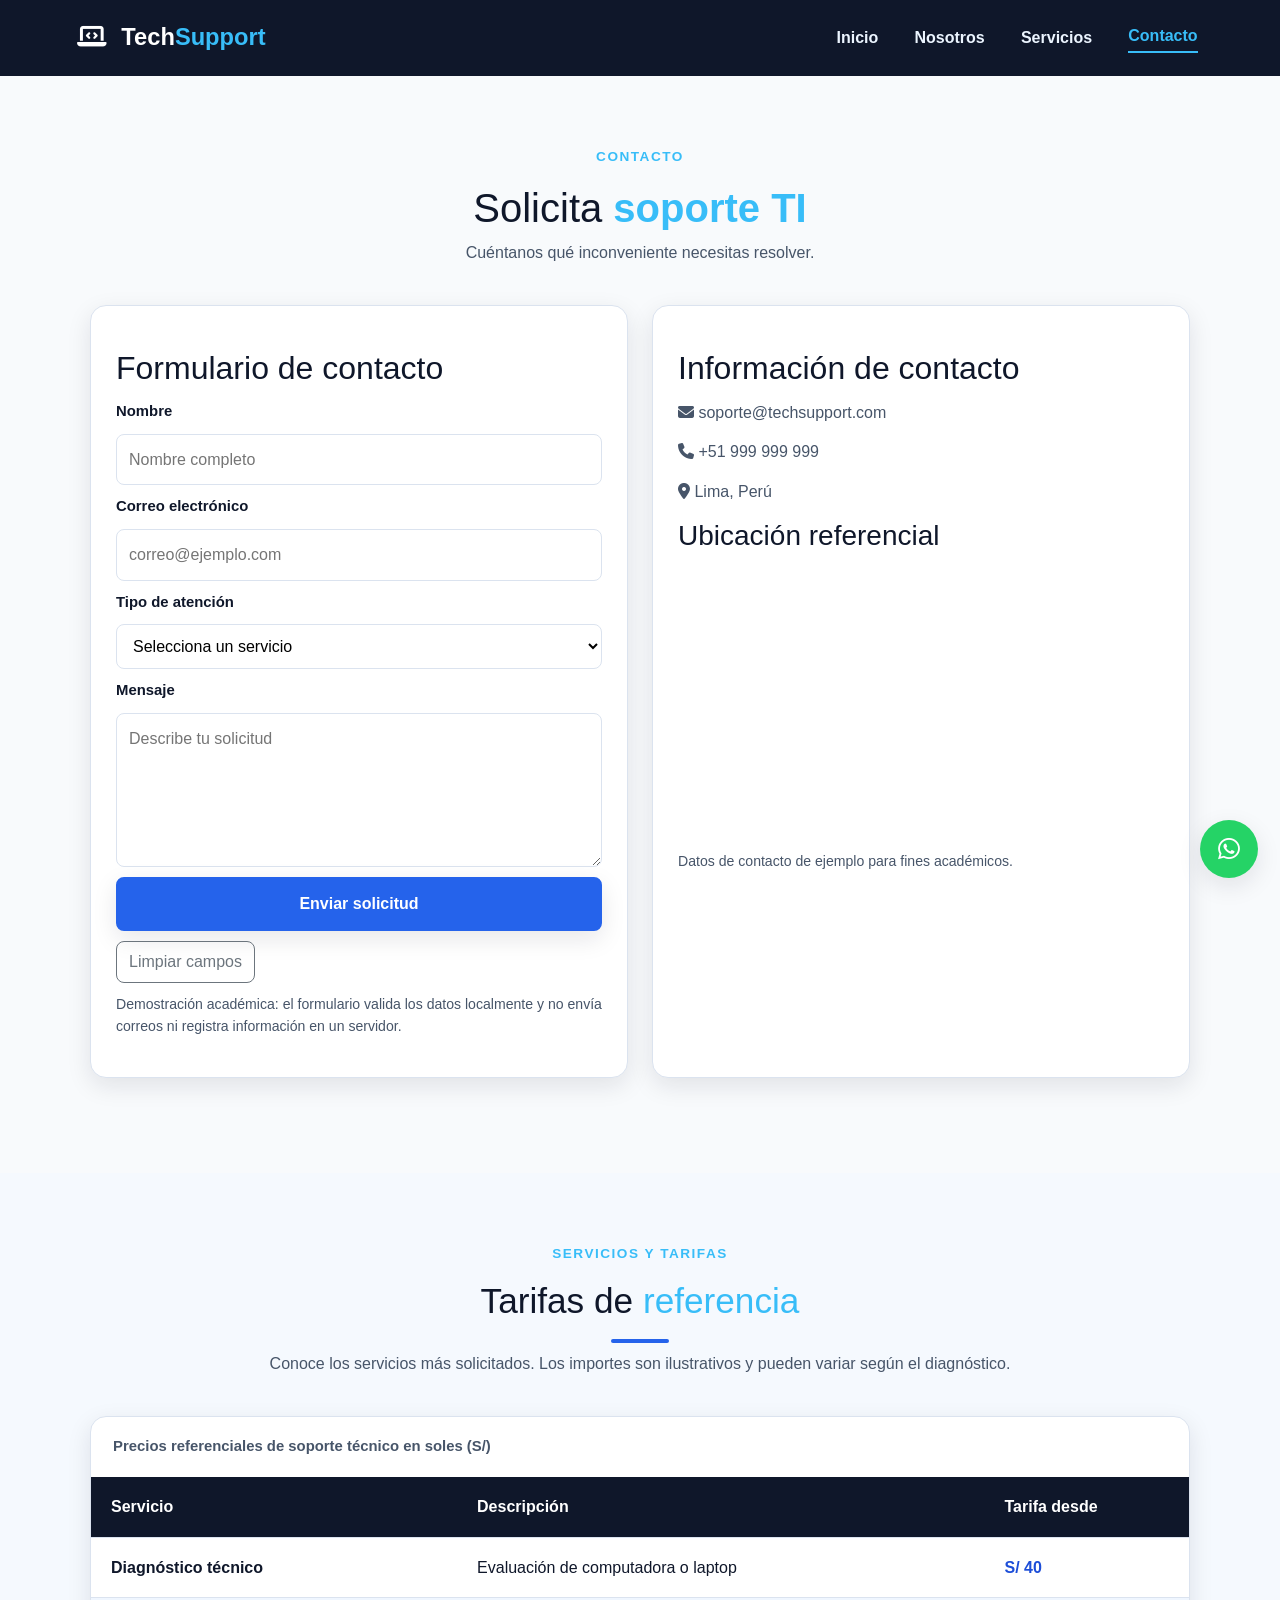
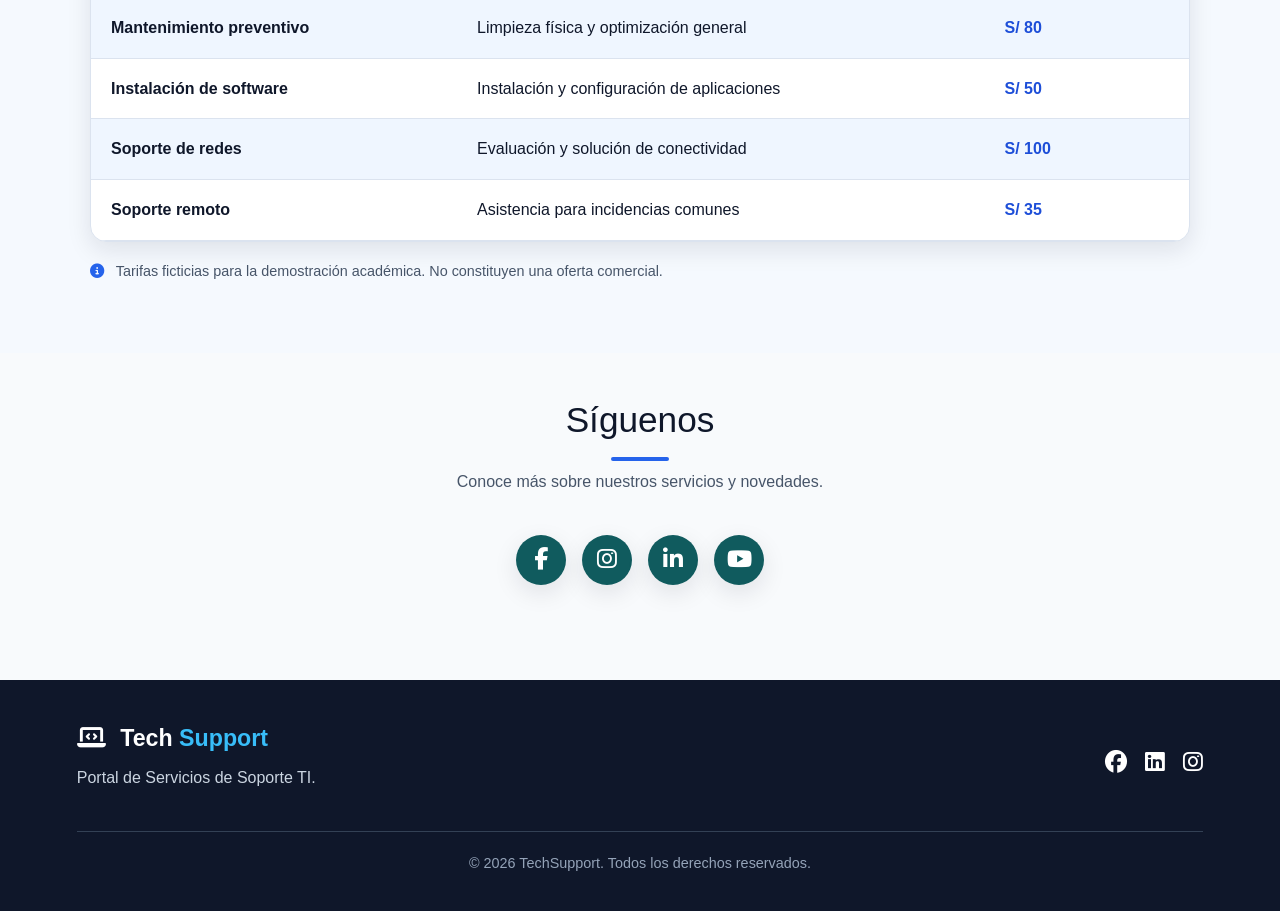
<file: contacto.html>
<!DOCTYPE html>

<html lang="es">
<head>
<meta charset="utf-8"/>
<meta content="width=device-width, initial-scale=1.0" name="viewport"/>
<title>
   TechSupport | Contacto
  </title>
<!-- Hoja de estilos externa -->
<!-- T12: Bootstrap 5.3.6 local; complementado por css/style.css -->
<link href="css/bootstrap.min.css" rel="stylesheet"/>
<link href="css/style.css" rel="stylesheet"/>
<!-- Banco de iconos web -->
<link href="https://cdnjs.cloudflare.com/ajax/libs/font-awesome/6.5.2/css/all.min.css" rel="stylesheet"/>
</head>
<body>
<header>
<nav aria-label="Navegación principal" class="navbar navbar-expand-lg navbar-dark nav-principal pa4-navbar">
<div class="container-fluid pa4-nav-inner">
<a class="navbar-brand logo" href="index.html"><i aria-hidden="true" class="fa-solid fa-laptop-code"></i> Tech<span>Support</span></a>
<button aria-controls="techsupportMenu" aria-expanded="false" aria-label="Mostrar u ocultar menú" class="navbar-toggler" data-bs-target="#techsupportMenu" data-bs-toggle="collapse" type="button">
<span class="navbar-toggler-icon"></span>
</button>
<div class="collapse navbar-collapse justify-content-end" id="techsupportMenu">
<ul class="navbar-nav menu ms-lg-auto align-items-lg-center">
<li class="nav-item"><a class="nav-link" href="index.html">Inicio</a></li>
<li class="nav-item"><a class="nav-link" href="nosotros.html">Nosotros</a></li>
<li class="nav-item"><a class="nav-link" href="productos.html">Servicios</a></li>
<li class="nav-item"><a aria-current="page" class="nav-link active" href="contacto.html">Contacto</a></li>
</ul>
</div>
</div>
</nav>
</header>
<main>
<section class="seccion">
<div class="titulo-seccion">
<p class="etiqueta">
      CONTACTO
     </p>
<h1>
      Solicita
      <span class="texto-acento">
       soporte TI
      </span>
</h1>
<p>
      Cuéntanos qué inconveniente necesitas resolver.
     </p>
</div>
<div class="pa2-columns">
<article class="pa2-panel">
<h2>
       Formulario de contacto
      </h2>
<form action="#" aria-describedby="aviso-formulario" aria-label="Formulario demostrativo de solicitud de soporte" class="pa2-form" data-form-demo="true" id="form-contacto" method="get">
<label for="nombre">
        Nombre
       </label>
<input autocomplete="name" id="nombre" maxlength="80" minlength="3" name="nombre" placeholder="Nombre completo" required="" type="text"/>
<label for="email">
        Correo electrónico
       </label>
<input autocomplete="email" id="email" name="email" placeholder="correo@ejemplo.com" required="" type="email"/>
<label for="tipo">
        Tipo de atención
       </label>
<select id="tipo" name="tipo" required=""><option disabled="" selected="" value="">Selecciona un servicio</option>
<option value="soporte-técnico">
         Soporte técnico
        </option>
<option value="mantenimiento">
         Mantenimiento
        </option>
<option value="redes">
         Redes
        </option>
<option value="seguridad">
         Seguridad
        </option>
<option value="software">Instalación de software</option><option value="remoto">Soporte remoto</option><option value="impresion">Impresoras</option></select>
<label for="mensaje">
        Mensaje
       </label>
<textarea id="mensaje" maxlength="1200" minlength="10" name="mensaje" placeholder="Describe tu solicitud" required="" rows="5"></textarea>
<button class="boton" type="submit">
        Enviar solicitud
       </button><div aria-live="polite" class="alert alert-success pa4-resultado-form" hidden="" id="form-resultado" role="status">Tus datos se han validado en este navegador. Demostración académica: no se ha enviado ninguna solicitud.</div><button class="btn btn-outline-secondary pa4-boton-limpiar" type="reset">Limpiar campos</button>
<p class="pa2-note" id="aviso-formulario">Demostración académica: el formulario valida los datos localmente y no envía correos ni registra información en un servidor.</p>
</form>
</article>
<aside class="pa2-panel">
<h2>
       Información de contacto
      </h2>
<p>
<i class="fa-solid fa-envelope">
</i>
       soporte@techsupport.com
      </p>
<p>
<i class="fa-solid fa-phone">
</i>
       +51 999 999 999
      </p>
<p>
<i class="fa-solid fa-location-dot">
</i>
       Lima, Perú
      </p>
<h3>
       Ubicación referencial
      </h3>
<iframe class="pa2-map" loading="lazy" src="https://www.openstreetmap.org/export/embed.html?bbox=-77.05%2C-12.12%2C-77.00%2C-12.08&amp;layer=mapnik" title="Mapa referencial de Lima">
</iframe>
<p class="pa2-note">
       Datos de contacto de ejemplo para fines académicos.
      </p>
</aside>
</div>
</section>
<section aria-labelledby="tarifas-titulo" class="seccion tarifas-seccion">
<div class="titulo-seccion"><p class="etiqueta">SERVICIOS Y TARIFAS</p><h2 id="tarifas-titulo">Tarifas de <span>referencia</span></h2><p>Conoce los servicios más solicitados. Los importes son ilustrativos y pueden variar según el diagnóstico.</p></div>
<div aria-label="Tabla de tarifas de TechSupport" class="tabla-contenedor" role="region" tabindex="0">
<table class="tabla-tarifas">
<caption>Precios referenciales de soporte técnico en soles (S/)</caption>
<thead><tr><th scope="col">Servicio</th><th scope="col">Descripción</th><th scope="col">Tarifa desde</th></tr></thead>
<tbody>
<tr><th scope="row">Diagnóstico técnico</th><td>Evaluación de computadora o laptop</td><td>S/ 40</td></tr>
<tr><th scope="row">Mantenimiento preventivo</th><td>Limpieza física y optimización general</td><td>S/ 80</td></tr>
<tr><th scope="row">Instalación de software</th><td>Instalación y configuración de aplicaciones</td><td>S/ 50</td></tr>
<tr><th scope="row">Soporte de redes</th><td>Evaluación y solución de conectividad</td><td>S/ 100</td></tr>
<tr><th scope="row">Soporte remoto</th><td>Asistencia para incidencias comunes</td><td>S/ 35</td></tr>
</tbody>
</table>
</div>
<p class="tarifas-nota"><i aria-hidden="true" class="fa-solid fa-circle-info"></i> Tarifas ficticias para la demostración académica. No constituyen una oferta comercial.</p>
</section>
<section aria-labelledby="titulo-siguenos" class="seccion siguenos"><div class="titulo-seccion"><h2 id="titulo-siguenos">Síguenos</h2><p>Conoce más sobre nuestros servicios y novedades.</p></div><div class="social-circles"><a aria-label="Facebook (enlace de ejemplo)" href="https://www.facebook.com/" rel="noopener noreferrer" target="_blank" title="Facebook"><i class="fa-brands fa-facebook-f"></i></a><a aria-label="Instagram (enlace de ejemplo)" href="https://www.instagram.com/" rel="noopener noreferrer" target="_blank" title="Instagram"><i class="fa-brands fa-instagram"></i></a><a aria-label="LinkedIn (enlace de ejemplo)" href="https://www.linkedin.com/" rel="noopener noreferrer" target="_blank" title="LinkedIn"><i class="fa-brands fa-linkedin-in"></i></a><a aria-label="YouTube (enlace de ejemplo)" href="https://www.youtube.com/" rel="noopener noreferrer" target="_blank" title="YouTube"><i class="fa-brands fa-youtube"></i></a></div></section></main>
<footer>
<div class="footer-contenido">
<div>
<a class="logo" href="index.html">
<i class="fa-solid fa-laptop-code">
</i>
      Tech
      <span>
       Support
      </span>
</a>
<p>
      Portal de Servicios de Soporte TI.
     </p>
</div>
<div class="redes">
<a aria-label="Facebook (enlace de ejemplo)" href="https://www.facebook.com/" rel="noopener noreferrer" target="_blank">
<i class="fa-brands fa-facebook">
</i>
</a>
<a aria-label="LinkedIn (enlace de ejemplo)" href="https://www.linkedin.com/" rel="noopener noreferrer" target="_blank">
<i class="fa-brands fa-linkedin">
</i>
</a>
<a aria-label="Instagram (enlace de ejemplo)" href="https://www.instagram.com/" rel="noopener noreferrer" target="_blank">
<i class="fa-brands fa-instagram">
</i>
</a>
</div>
</div>
<p class="copyright">
    © 2026 TechSupport. Todos los derechos reservados.
   </p>
</footer>
<button aria-label="Volver al inicio de la página" class="pa4-volver-arriba" hidden="" id="volver-arriba" title="Volver al inicio de la página" type="button"><i aria-hidden="true" class="fa-solid fa-arrow-up"></i></button><a aria-label="Abrir WhatsApp para compartir una consulta sobre TechSupport" class="boton-flotante" href="https://api.whatsapp.com/send?text=Hola%2C%20quisiera%20informaci%C3%B3n%20sobre%20servicios%20de%20TechSupport." rel="noopener noreferrer" target="_blank" title="WhatsApp (seleccionar destinatario)">
<i class="fa-brands fa-whatsapp">
</i>
</a>
<!-- T12/T13: JavaScript de Bootstrap habilita Navbar y Carousel. -->
<script src="js/bootstrap.bundle.min.js"></script>
<!-- Lógica propia: filtros, selección y validaciones. -->
<script src="js/main.js"></script>
</body>
</html>
</file>
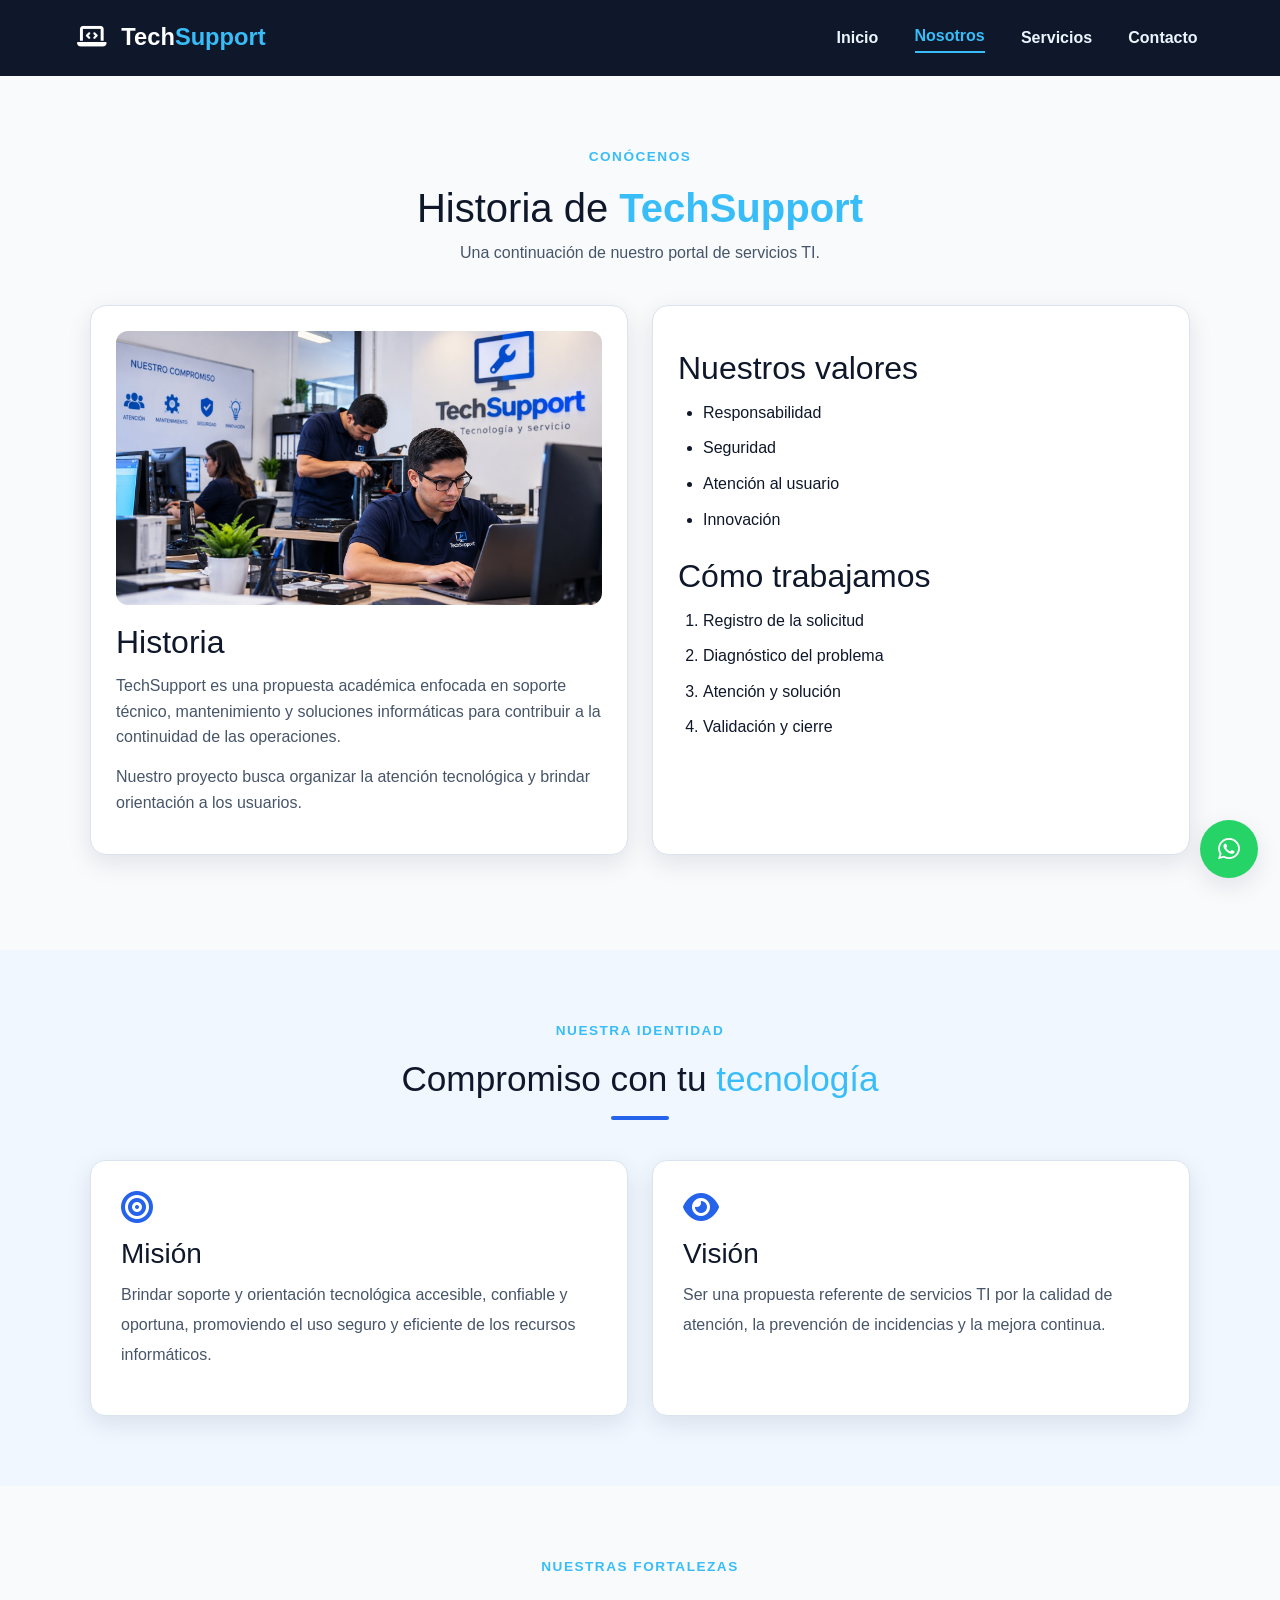
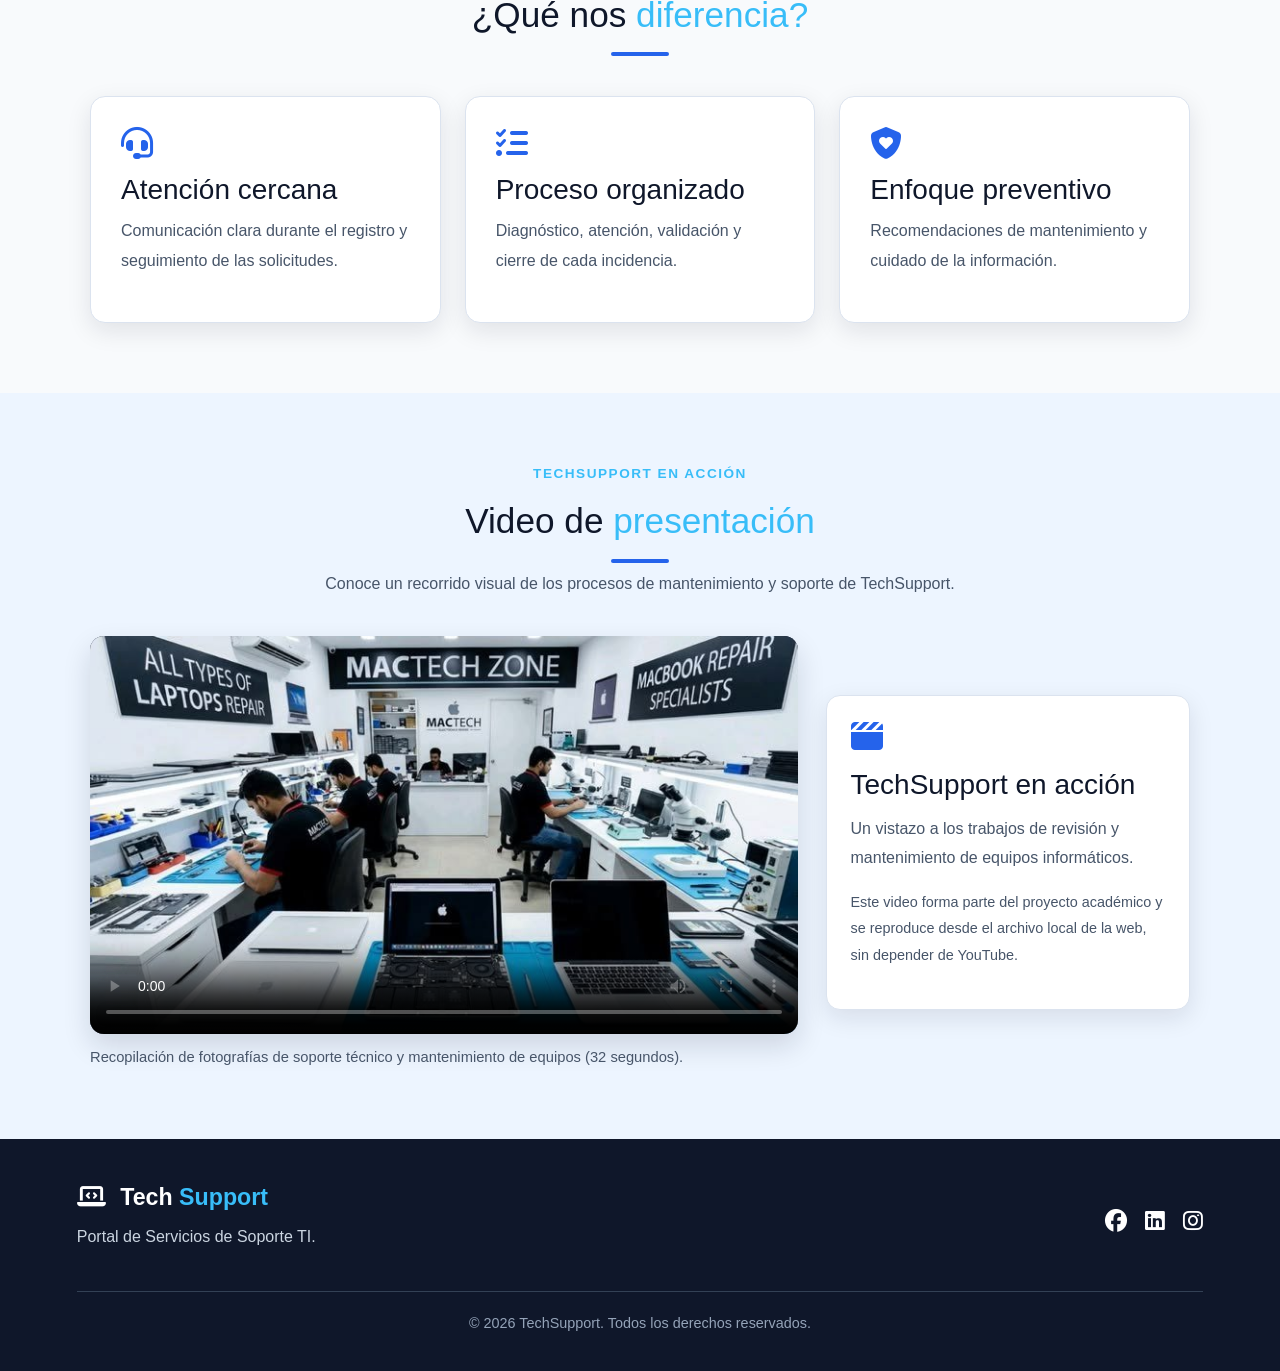
<file: nosotros.html>
<!DOCTYPE html>

<html lang="es">
<head>
<meta charset="utf-8"/>
<meta content="width=device-width, initial-scale=1.0" name="viewport"/>
<title>
   TechSupport | Nosotros
  </title>
<!-- Hoja de estilos externa -->
<!-- T12: Bootstrap 5.3.6 local; complementado por css/style.css -->
<link href="css/bootstrap.min.css" rel="stylesheet"/>
<link href="css/style.css" rel="stylesheet"/>
<!-- Banco de iconos web -->
<link href="https://cdnjs.cloudflare.com/ajax/libs/font-awesome/6.5.2/css/all.min.css" rel="stylesheet"/>
</head>
<body>
<header>
<nav aria-label="Navegación principal" class="navbar navbar-expand-lg navbar-dark nav-principal pa4-navbar">
<div class="container-fluid pa4-nav-inner">
<a class="navbar-brand logo" href="index.html"><i aria-hidden="true" class="fa-solid fa-laptop-code"></i> Tech<span>Support</span></a>
<button aria-controls="techsupportMenu" aria-expanded="false" aria-label="Mostrar u ocultar menú" class="navbar-toggler" data-bs-target="#techsupportMenu" data-bs-toggle="collapse" type="button">
<span class="navbar-toggler-icon"></span>
</button>
<div class="collapse navbar-collapse justify-content-end" id="techsupportMenu">
<ul class="navbar-nav menu ms-lg-auto align-items-lg-center">
<li class="nav-item"><a class="nav-link" href="index.html">Inicio</a></li>
<li class="nav-item"><a aria-current="page" class="nav-link active" href="nosotros.html">Nosotros</a></li>
<li class="nav-item"><a class="nav-link" href="productos.html">Servicios</a></li>
<li class="nav-item"><a class="nav-link" href="contacto.html">Contacto</a></li>
</ul>
</div>
</div>
</nav>
</header>
<main>
<section class="seccion">
<div class="titulo-seccion">
<p class="etiqueta">
      CONÓCENOS
     </p>
<h1>
      Historia de
      <span class="texto-acento">
       TechSupport
      </span>
</h1>
<p>
      Una continuación de nuestro portal de servicios TI.
     </p>
</div>
<div class="pa2-columns">
<article class="pa2-panel">
<img alt="Equipo TechSupport atendiendo usuarios y realizando mantenimiento" class="pa2-photo" src="img/nosotros.jpg"/>
<h2>
       Historia
      </h2>
<p>
       TechSupport es una propuesta académica enfocada en soporte técnico, mantenimiento y soluciones informáticas para contribuir a la continuidad de las operaciones.
      </p>
<p>
       Nuestro proyecto busca organizar la atención tecnológica y brindar orientación a los usuarios.
      </p>
</article>
<aside class="pa2-panel">
<h2>
       Nuestros valores
      </h2>
<ul class="pa2-list">
<li>
        Responsabilidad
       </li>
<li>
        Seguridad
       </li>
<li>
        Atención al usuario
       </li>
<li>
        Innovación
       </li>
</ul>
<h2>
       Cómo trabajamos
      </h2>
<ol class="pa2-list">
<li>
        Registro de la solicitud
       </li>
<li>
        Diagnóstico del problema
       </li>
<li>
        Atención y solución
       </li>
<li>
        Validación y cierre
       </li>
</ol>
</aside>
</div>
</section>
<section aria-labelledby="identidad-titulo" class="seccion identidad-seccion">
<div class="titulo-seccion"><p class="etiqueta">NUESTRA IDENTIDAD</p><h2 id="identidad-titulo">Compromiso con tu <span>tecnología</span></h2></div>
<div class="identidad-grid">
<article class="identidad-card"><i aria-hidden="true" class="fa-solid fa-bullseye"></i><h3>Misión</h3><p>Brindar soporte y orientación tecnológica accesible, confiable y oportuna, promoviendo el uso seguro y eficiente de los recursos informáticos.</p></article>
<article class="identidad-card"><i aria-hidden="true" class="fa-solid fa-eye"></i><h3>Visión</h3><p>Ser una propuesta referente de servicios TI por la calidad de atención, la prevención de incidencias y la mejora continua.</p></article>
</div>
</section>
<section aria-labelledby="ventajas-titulo" class="seccion ventajas-seccion">
<div class="titulo-seccion"><p class="etiqueta">NUESTRAS FORTALEZAS</p><h2 id="ventajas-titulo">¿Qué nos <span>diferencia?</span></h2></div>
<div class="ventajas-grid">
<article class="ventaja-card"><i aria-hidden="true" class="fa-solid fa-headset"></i><h3>Atención cercana</h3><p>Comunicación clara durante el registro y seguimiento de las solicitudes.</p></article>
<article class="ventaja-card"><i aria-hidden="true" class="fa-solid fa-list-check"></i><h3>Proceso organizado</h3><p>Diagnóstico, atención, validación y cierre de cada incidencia.</p></article>
<article class="ventaja-card"><i aria-hidden="true" class="fa-solid fa-shield-heart"></i><h3>Enfoque preventivo</h3><p>Recomendaciones de mantenimiento y cuidado de la información.</p></article>
</div>
</section><section aria-labelledby="video-titulo" class="seccion video-seccion pa4-video-nosotros">
<div class="titulo-seccion"><p class="etiqueta">TECHSUPPORT EN ACCIÓN</p><h2 id="video-titulo">Video de <span>presentación</span></h2><p>Conoce un recorrido visual de los procesos de mantenimiento y soporte de TechSupport.</p></div>
<div class="video-layout">
<div class="pa2-video pa4-video-local">
<!-- T07/PA4: vídeo original con fotografías del proyecto. Se reproduce sin Internet. -->
<video controls preload="metadata" poster="img/video-poster.jpg" aria-label="Video de presentación del trabajo técnico de TechSupport">
<source src="video/video.mp4" type="video/mp4"/>
Tu navegador no puede reproducir video MP4.
</video>
<p class="youtube-credito">Recopilación de fotografías de soporte técnico y mantenimiento de equipos (32 segundos).</p>
</div>
<aside class="video-descripcion"><i aria-hidden="true" class="fa-solid fa-clapperboard"></i><h3>TechSupport en acción</h3><p>Un vistazo a los trabajos de revisión y mantenimiento de equipos informáticos.</p><p class="texto-pequeno">Este video forma parte del proyecto académico y se reproduce desde el archivo local de la web, sin depender de YouTube.</p></aside>
</div>
</section>
</main>
<footer>
<div class="footer-contenido">
<div>
<a class="logo" href="index.html">
<i class="fa-solid fa-laptop-code">
</i>
      Tech
      <span>
       Support
      </span>
</a>
<p>
      Portal de Servicios de Soporte TI.
     </p>
</div>
<div class="redes">
<a aria-label="Facebook (enlace de ejemplo)" href="https://www.facebook.com/" rel="noopener noreferrer" target="_blank">
<i class="fa-brands fa-facebook">
</i>
</a>
<a aria-label="LinkedIn (enlace de ejemplo)" href="https://www.linkedin.com/" rel="noopener noreferrer" target="_blank">
<i class="fa-brands fa-linkedin">
</i>
</a>
<a aria-label="Instagram (enlace de ejemplo)" href="https://www.instagram.com/" rel="noopener noreferrer" target="_blank">
<i class="fa-brands fa-instagram">
</i>
</a>
</div>
</div>
<p class="copyright">
    © 2026 TechSupport. Todos los derechos reservados.
   </p>
</footer>
<button aria-label="Volver al inicio de la página" class="pa4-volver-arriba" hidden="" id="volver-arriba" title="Volver al inicio de la página" type="button"><i aria-hidden="true" class="fa-solid fa-arrow-up"></i></button><a aria-label="Abrir WhatsApp para compartir una consulta sobre TechSupport" class="boton-flotante" href="https://api.whatsapp.com/send?text=Hola%2C%20quisiera%20informaci%C3%B3n%20sobre%20servicios%20de%20TechSupport." rel="noopener noreferrer" target="_blank" title="WhatsApp (seleccionar destinatario)">
<i class="fa-brands fa-whatsapp">
</i>
</a>
<!-- T12/T13: JavaScript de Bootstrap habilita Navbar y Carousel. -->
<script src="js/bootstrap.bundle.min.js"></script>
<!-- Lógica propia: filtros, selección y validaciones. -->
<script src="js/main.js"></script>
</body>
</html>
</file>
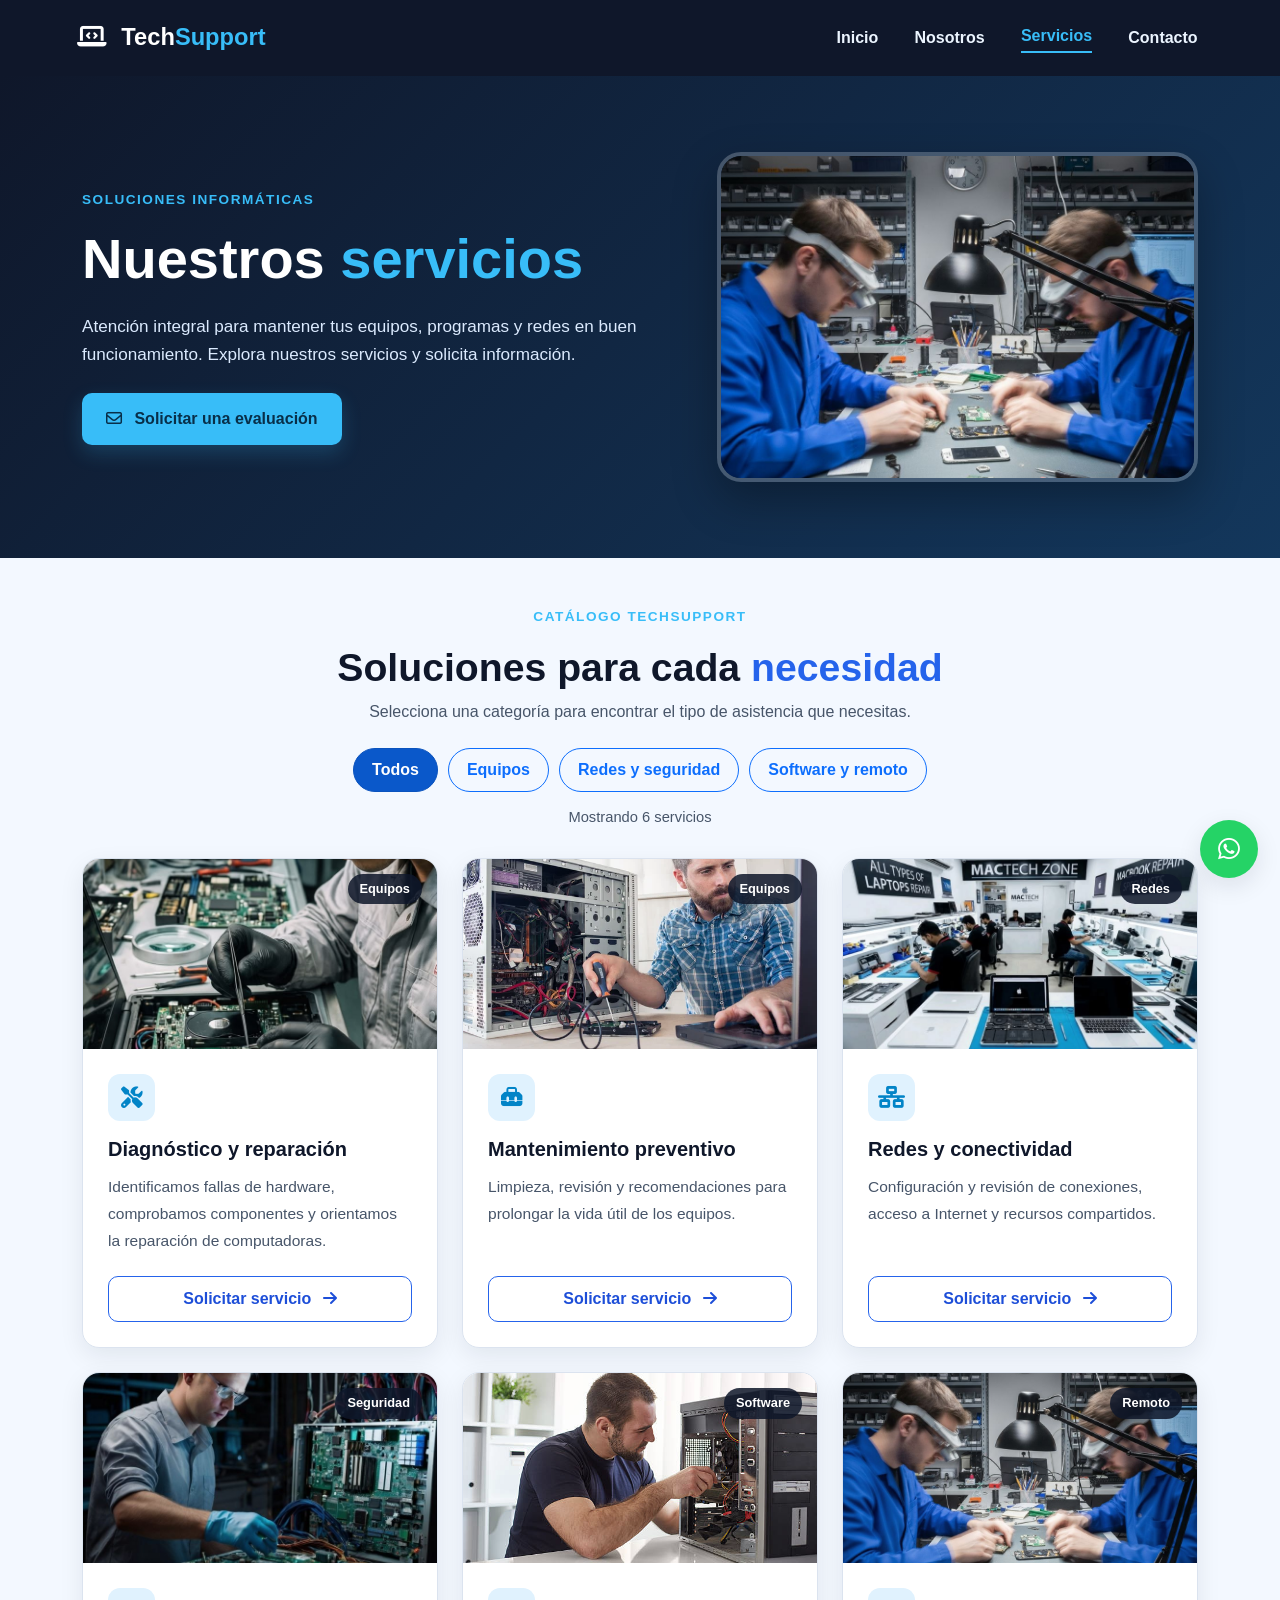
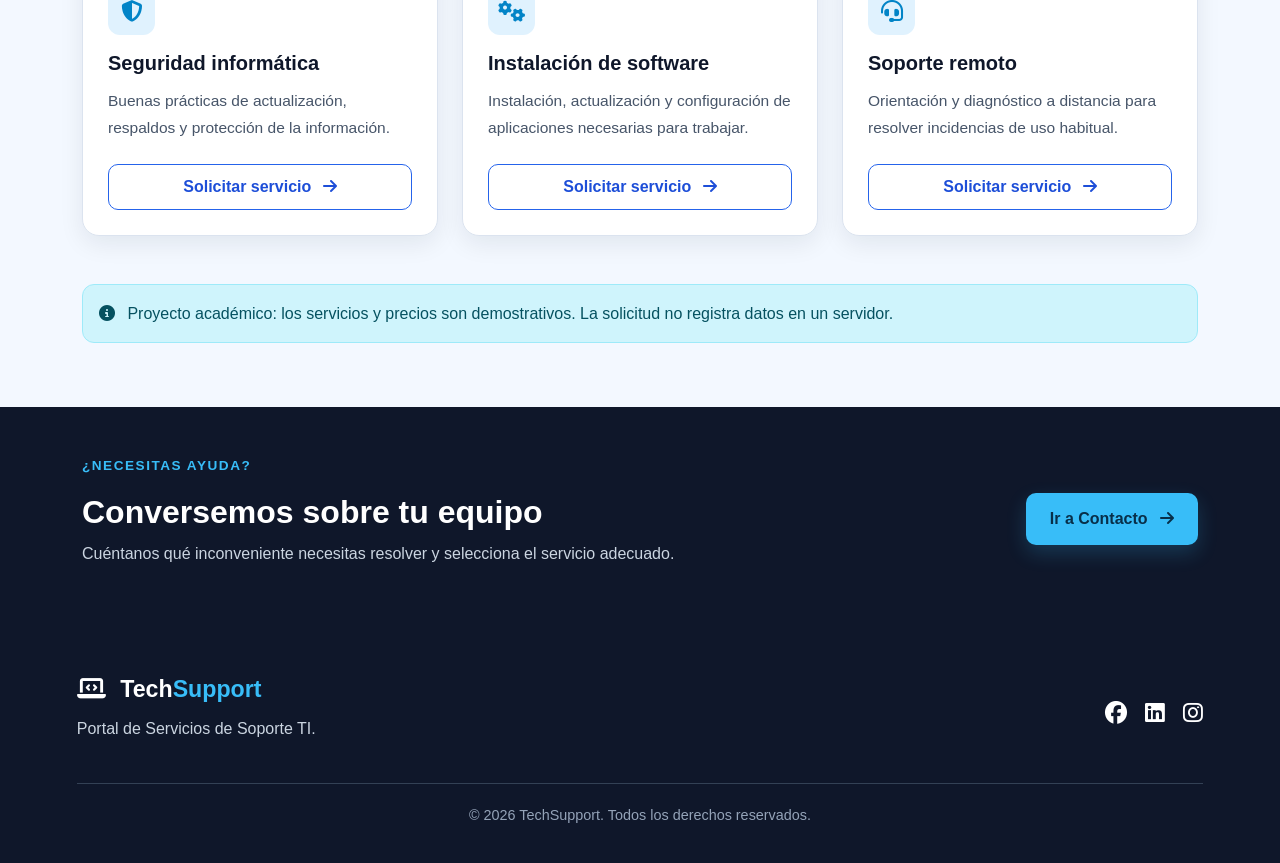
<file: productos.html>
<!DOCTYPE html>

<html lang="es">
<head>
<meta charset="utf-8"/>
<meta content="width=device-width, initial-scale=1" name="viewport"/>
<meta content="Explora los servicios de mantenimiento, reparación, redes, seguridad y soporte informático de TechSupport." name="description"/>
<title>TechSupport | Nuestros servicios</title>
<!-- Bootstrap complementa el estilo original y aporta Grid, tarjetas, botones y alertas. -->
<link href="css/bootstrap.min.css" rel="stylesheet"/>
<link href="https://cdnjs.cloudflare.com/ajax/libs/font-awesome/6.5.2/css/all.min.css" rel="stylesheet"/>
<link href="css/style.css" rel="stylesheet"/>
</head>
<body>
<header>
<nav aria-label="Navegación principal" class="navbar navbar-expand-lg navbar-dark nav-principal pa4-navbar">
<div class="container-fluid pa4-nav-inner">
<a class="navbar-brand logo" href="index.html"><i aria-hidden="true" class="fa-solid fa-laptop-code"></i> Tech<span>Support</span></a>
<button aria-controls="techsupportMenu" aria-expanded="false" aria-label="Mostrar u ocultar menú" class="navbar-toggler" data-bs-target="#techsupportMenu" data-bs-toggle="collapse" type="button">
<span class="navbar-toggler-icon"></span>
</button>
<div class="collapse navbar-collapse justify-content-end" id="techsupportMenu">
<ul class="navbar-nav menu ms-lg-auto align-items-lg-center">
<li class="nav-item"><a class="nav-link" href="index.html">Inicio</a></li>
<li class="nav-item"><a class="nav-link" href="nosotros.html">Nosotros</a></li>
<li class="nav-item"><a aria-current="page" class="nav-link active" href="productos.html">Servicios</a></li>
<li class="nav-item"><a class="nav-link" href="contacto.html">Contacto</a></li>
</ul>
</div>
</div>
</nav>
</header>
<main>
<section aria-labelledby="titulo-servicios" class="pa4-encabezado">
<div class="container pa4-head-grid">
<div>
<p class="etiqueta">SOLUCIONES INFORMÁTICAS</p>
<h1 id="titulo-servicios">Nuestros <span>servicios</span></h1>
<p>Atención integral para mantener tus equipos, programas y redes en buen funcionamiento. Explora nuestros servicios y solicita información.</p>
<a class="btn pa4-btn-acento" href="contacto.html"><i aria-hidden="true" class="fa-regular fa-envelope me-2"></i> Solicitar una evaluación</a>
</div>
<img alt="Técnicos de TechSupport examinando componentes electrónicos" class="pa4-encabezado-imagen" loading="eager" src="img/portada-tecnicos.jpg"/>
</div>
</section>
<section aria-labelledby="catalogo-titulo" class="pa4-catalogo py-5">
<div class="container">
<div class="text-center pa4-titulos mb-4">
<p class="etiqueta">CATÁLOGO TECHSUPPORT</p>
<h2 id="catalogo-titulo">Soluciones para cada <span>necesidad</span></h2>
<p>Selecciona una categoría para encontrar el tipo de asistencia que necesitas.</p>
</div>
<!-- T13: botones Bootstrap con un filtro implementado en JS propio. -->
<div aria-label="Filtrar servicios por categoría" class="pa4-filtros" role="group">
<button aria-pressed="true" class="btn btn-primary pa4-filtro active" data-filtro="todos" type="button">Todos</button>
<button aria-pressed="false" class="btn btn-outline-primary pa4-filtro" data-filtro="equipos" type="button">Equipos</button>
<button aria-pressed="false" class="btn btn-outline-primary pa4-filtro" data-filtro="redes" type="button">Redes y seguridad</button>
<button aria-pressed="false" class="btn btn-outline-primary pa4-filtro" data-filtro="software" type="button">Software y remoto</button>
</div>
<p aria-live="polite" class="pa4-contador" id="contador-servicios" role="status">Mostrando 6 servicios</p>
<!-- T12/T13: Grid container + row + col y tarjetas card de Bootstrap. -->
<div class="row g-4" id="grilla-servicios">
<article class="col-12 col-md-6 col-lg-4 pa4-servicio" data-categoria="equipos">
<div class="card h-100 pa4-card">
<div class="pa4-card-media"><img alt="Técnico reparando los componentes internos de una laptop" class="card-img-top" loading="lazy" src="img/servicio-laptop.jpg"/><span class="pa4-tag">Equipos</span></div>
<div class="card-body d-flex flex-column"><div class="pa4-card-icon"><i aria-hidden="true" class="fa-solid fa-screwdriver-wrench"></i></div><h3 class="h5 card-title">Diagnóstico y reparación</h3><p class="card-text">Identificamos fallas de hardware, comprobamos componentes y orientamos la reparación de computadoras.</p><a class="btn pa4-btn-card mt-auto" href="contacto.html?servicio=soporte-t%C3%A9cnico">Solicitar servicio <i aria-hidden="true" class="fa-solid fa-arrow-right"></i></a></div>
</div>
</article>
<article class="col-12 col-md-6 col-lg-4 pa4-servicio" data-categoria="equipos">
<div class="card h-100 pa4-card">
<div class="pa4-card-media"><img alt="Trabajo de mantenimiento técnico en un equipo informático" class="card-img-top" loading="lazy" src="img/mantenimiento-1.webp"/><span class="pa4-tag">Equipos</span></div>
<div class="card-body d-flex flex-column"><div class="pa4-card-icon"><i aria-hidden="true" class="fa-solid fa-toolbox"></i></div><h3 class="h5 card-title">Mantenimiento preventivo</h3><p class="card-text">Limpieza, revisión y recomendaciones para prolongar la vida útil de los equipos.</p><a class="btn pa4-btn-card mt-auto" href="contacto.html?servicio=mantenimiento">Solicitar servicio <i aria-hidden="true" class="fa-solid fa-arrow-right"></i></a></div>
</div>
</article>
<article class="col-12 col-md-6 col-lg-4 pa4-servicio" data-categoria="redes">
<div class="card h-100 pa4-card">
<div class="pa4-card-media"><img alt="Área de soporte técnico con equipos portátiles para revisión" class="card-img-top" loading="lazy" src="img/portada-taller.jpg"/><span class="pa4-tag">Redes</span></div>
<div class="card-body d-flex flex-column"><div class="pa4-card-icon"><i aria-hidden="true" class="fa-solid fa-network-wired"></i></div><h3 class="h5 card-title">Redes y conectividad</h3><p class="card-text">Configuración y revisión de conexiones, acceso a Internet y recursos compartidos.</p><a class="btn pa4-btn-card mt-auto" href="contacto.html?servicio=redes">Solicitar servicio <i aria-hidden="true" class="fa-solid fa-arrow-right"></i></a></div>
</div>
</article>
<article class="col-12 col-md-6 col-lg-4 pa4-servicio" data-categoria="redes">
<div class="card h-100 pa4-card">
<div class="pa4-card-media"><img alt="Especialista inspeccionando componentes electrónicos" class="card-img-top" loading="lazy" src="img/servicio-componentes.jpg"/><span class="pa4-tag">Seguridad</span></div>
<div class="card-body d-flex flex-column"><div class="pa4-card-icon"><i aria-hidden="true" class="fa-solid fa-shield-halved"></i></div><h3 class="h5 card-title">Seguridad informática</h3><p class="card-text">Buenas prácticas de actualización, respaldos y protección de la información.</p><a class="btn pa4-btn-card mt-auto" href="contacto.html?servicio=seguridad">Solicitar servicio <i aria-hidden="true" class="fa-solid fa-arrow-right"></i></a></div>
</div>
</article>
<article class="col-12 col-md-6 col-lg-4 pa4-servicio" data-categoria="software">
<div class="card h-100 pa4-card">
<div class="pa4-card-media"><img alt="Técnico realizando ajustes en un equipo informático" class="card-img-top" loading="lazy" src="img/mantenimiento-2.jpg"/><span class="pa4-tag">Software</span></div>
<div class="card-body d-flex flex-column"><div class="pa4-card-icon"><i aria-hidden="true" class="fa-solid fa-gears"></i></div><h3 class="h5 card-title">Instalación de software</h3><p class="card-text">Instalación, actualización y configuración de aplicaciones necesarias para trabajar.</p><a class="btn pa4-btn-card mt-auto" href="contacto.html?servicio=software">Solicitar servicio <i aria-hidden="true" class="fa-solid fa-arrow-right"></i></a></div>
</div>
</article>
<article class="col-12 col-md-6 col-lg-4 pa4-servicio" data-categoria="software">
<div class="card h-100 pa4-card">
<div class="pa4-card-media"><img alt="Personal técnico trabajando en el diagnóstico de hardware" class="card-img-top" loading="lazy" src="img/portada-tecnicos.jpg"/><span class="pa4-tag">Remoto</span></div>
<div class="card-body d-flex flex-column"><div class="pa4-card-icon"><i aria-hidden="true" class="fa-solid fa-headset"></i></div><h3 class="h5 card-title">Soporte remoto</h3><p class="card-text">Orientación y diagnóstico a distancia para resolver incidencias de uso habitual.</p><a class="btn pa4-btn-card mt-auto" href="contacto.html?servicio=remoto">Solicitar servicio <i aria-hidden="true" class="fa-solid fa-arrow-right"></i></a></div>
</div>
</article>
</div>
<div class="alert alert-info pa4-aviso mt-5" role="note"><i aria-hidden="true" class="fa-solid fa-circle-info me-2"></i> Proyecto académico: los servicios y precios son demostrativos. La solicitud no registra datos en un servidor.</div>
</div>
</section>
<section aria-labelledby="cta-servicios" class="pa4-cta py-5">
<div class="container d-flex flex-column flex-lg-row align-items-lg-center justify-content-lg-between gap-4">
<div><p class="etiqueta">¿NECESITAS AYUDA?</p><h2 id="cta-servicios">Conversemos sobre tu equipo</h2><p>Cuéntanos qué inconveniente necesitas resolver y selecciona el servicio adecuado.</p></div>
<a class="btn pa4-btn-acento" href="contacto.html">Ir a Contacto <i aria-hidden="true" class="fa-solid fa-arrow-right ms-2"></i></a>
</div>
</section>
</main>
<footer>
<div class="footer-contenido">
<div><a class="logo" href="index.html"><i aria-hidden="true" class="fa-solid fa-laptop-code"></i> Tech<span>Support</span></a><p>Portal de Servicios de Soporte TI.</p></div>
<div class="redes"><a aria-label="Facebook (enlace de ejemplo)" href="https://www.facebook.com/" rel="noopener noreferrer" target="_blank"><i aria-hidden="true" class="fa-brands fa-facebook"></i></a><a aria-label="LinkedIn (enlace de ejemplo)" href="https://www.linkedin.com/" rel="noopener noreferrer" target="_blank"><i aria-hidden="true" class="fa-brands fa-linkedin"></i></a><a aria-label="Instagram (enlace de ejemplo)" href="https://www.instagram.com/" rel="noopener noreferrer" target="_blank"><i aria-hidden="true" class="fa-brands fa-instagram"></i></a></div>
</div>
<p class="copyright">© 2026 TechSupport. Todos los derechos reservados.</p>
</footer>
<button aria-label="Volver al inicio de la página" class="pa4-volver-arriba" hidden="" id="volver-arriba" title="Volver al inicio de la página" type="button"><i aria-hidden="true" class="fa-solid fa-arrow-up"></i></button><a aria-label="Abrir WhatsApp para compartir una consulta sobre TechSupport" class="boton-flotante" href="https://api.whatsapp.com/send?text=Hola%2C%20quisiera%20informaci%C3%B3n%20sobre%20servicios%20de%20TechSupport." rel="noopener noreferrer" target="_blank" title="WhatsApp (seleccionar destinatario)"><i aria-hidden="true" class="fa-brands fa-whatsapp"></i></a>
<!-- T12/T13: JavaScript de Bootstrap habilita Navbar y Carousel. -->
<script src="js/bootstrap.bundle.min.js"></script>
<!-- Lógica propia: filtros, selección y validaciones. -->
<script src="js/main.js"></script>
</body>
</html>
</file>
<file: css/style.css>
:root {
    --color-principal: #2563eb;
    --color-principal-oscuro: #1d4ed8;
    --color-secundario: #0f172a;
    --color-fondo: #f8fafc;
    --color-blanco: #ffffff;
    --color-texto: #475569;
    --color-borde: #dbe3ef;
    --color-acento: #38bdf8;
    --color-suave: #e0f2fe;
    --sombra: 0 8px 25px rgba(15, 23, 42, 0.10);
}

* {
    margin: 0;
    padding: 0;
    box-sizing: border-box;
}

html {
    scroll-behavior: smooth;
}

body {
    font-family: Arial, Helvetica, sans-serif;
    background-color: var(--color-fondo);
    color: var(--color-secundario);
    line-height: 1.6;
}

a {
    text-decoration: none;
}

/* Selector por etiqueta */
header {
    background-color: var(--color-secundario);
    color: var(--color-blanco);
    padding: 0 6%;
}

/* Flexbox: dirección, justificación y alineación */
.nav-principal {
    min-height: 75px;
    display: flex;
    flex-direction: row;
    justify-content: space-between;
    align-items: center;
}

.logo {
    color: var(--color-blanco);
    font-size: 1.45rem;
    font-weight: bold;
}

.logo i {
    margin-right: 8px;
}

/* Selector descendiente */
.logo span,
h1 span,
h2 span {
    color: var(--color-acento);
}

.menu {
    display: flex;
    flex-direction: row;
    justify-content: center;
    align-items: center;
    flex-wrap: wrap;
    gap: 25px;
    list-style: none;
}

.menu a {
    color: var(--color-blanco);
    font-weight: bold;
}

.menu a:hover {
    color: var(--color-acento);
}

/* =========================
   HERO
========================= */
.hero {
    min-height: 520px;
    padding: 70px 6%;
    background-color: var(--color-secundario);
    color: var(--color-blanco);

    display: flex;
    flex-direction: row;
    justify-content: space-between;
    align-items: center;
    flex-wrap: wrap;
    gap: 45px;
}

.hero-contenido {
    flex-basis: 50%;
}

.hero-contenido h1 {
    font-size: 3.5rem;
    line-height: 1.1;
    margin: 15px 0;
}

/* Selector por clase */
.etiqueta {
    color: var(--color-acento);
    font-weight: bold;
    letter-spacing: 1.5px;
    font-size: 0.85rem;
}

.hero-contenido > p:not(.etiqueta) {
    max-width: 650px;
    color: #cbd5e1;
    margin-bottom: 25px;
}

.texto-acento {
    color: var(--color-acento);
    font-weight: bold;
}

.boton {
    display: inline-block;
    background-color: var(--color-principal);
    color: var(--color-blanco);
    padding: 12px 24px;
    border: 2px solid var(--color-principal);
    border-radius: 8px;
    font-weight: bold;
    box-shadow: var(--sombra);
}

.boton:hover {
    background-color: var(--color-principal-oscuro);
}

.hero-imagen {
    flex-basis: 42%;
}

.hero-imagen img {
    display: block;
    width: 100%;
    height: auto;
    max-width: 550px;
    margin: auto;
    border: 3px solid var(--color-acento);
    border-radius: 16px;
    box-shadow: var(--sombra);
}

/* =========================
   SECCIONES
========================= */
.seccion {
    padding: 70px 6%;
}

.titulo-seccion {
    text-align: center;
    margin: auto;
    margin-bottom: 40px;
    max-width: 850px;
}

.titulo-seccion h2 {
    font-size: 2.2rem;
    margin: 8px 0;
}

.titulo-seccion > p:last-child {
    color: var(--color-texto);
}

/* =========================
   SERVICIOS - FLEX WRAP
========================= */
.tarjetas {
    display: flex;
    flex-direction: row;
    justify-content: center;
    align-items: stretch;
    flex-wrap: wrap;
    gap: 25px;
}

.tarjeta {
    background-color: var(--color-blanco);
    border: 1px solid var(--color-borde);
    border-radius: 14px;
    padding: 30px 25px;
    margin: 5px;
    flex-basis: 30%;
    flex-grow: 1;
    min-width: 250px;
    box-shadow: var(--sombra);
    text-align: center;
}

.tarjeta:hover {
    border-color: var(--color-principal);
}

.icono {
    font-size: 2.3rem;
    color: var(--color-principal);
    margin-bottom: 15px;
}

.tarjeta h3 {
    margin-bottom: 10px;
}

/* Selector descendiente */
.servicios .tarjeta p {
    color: var(--color-texto);
}

/* =========================
   PROMOCIÓN - IMAGEN DE FONDO
========================= */
.promocion {
    min-height: 430px;
    padding: 80px 6%;

    background-image:
        linear-gradient(
            rgba(15, 23, 42, 0.78),
            rgba(15, 23, 42, 0.78)
        ),
        url("img/fondo-tecnologia.svg");

    background-repeat: no-repeat;
    background-position: center;
    background-size: cover;

    display: flex;
    flex-direction: row;
    justify-content: center;
    align-items: center;

    color: var(--color-blanco);
    text-align: center;
}

.promocion-contenido {
    max-width: 750px;
}

.promocion h2 {
    font-size: 2.5rem;
    margin: 10px 0 15px;
}

.promocion p:not(.etiqueta) {
    margin-bottom: 25px;
}

.boton-claro {
    background-color: transparent;
    border-color: var(--color-blanco);
}

.boton-claro:hover {
    background-color: var(--color-blanco);
    color: var(--color-secundario);
}

/* =========================
   BENEFICIOS
========================= */
.beneficios-contenedor {
    display: flex;
    flex-direction: row;
    justify-content: space-between;
    align-items: stretch;
    flex-wrap: wrap;
    gap: 25px;
}

.beneficio {
    background-color: var(--color-blanco);
    border: 1px solid var(--color-borde);
    border-radius: 12px;
    padding: 25px;
    margin: 5px;
    flex-basis: 30%;
    flex-grow: 1;

    display: flex;
    flex-direction: row;
    justify-content: flex-start;
    align-items: flex-start;

    gap: 18px;
    box-shadow: var(--sombra);
}

.beneficio > i {
    color: var(--color-principal);
    font-size: 1.8rem;
    margin-top: 4px;
}

.beneficio p {
    color: var(--color-texto);
    margin-top: 5px;
}

/* =========================
   CONTACTO
========================= */
.contacto {
    margin: 0 6% 70px;
    padding: 45px;

    border: 1px solid var(--color-borde);
    border-radius: 14px;
    background-color: var(--color-blanco);
    box-shadow: var(--sombra);

    display: flex;
    flex-direction: row;
    justify-content: space-between;
    align-items: center;
    flex-wrap: wrap;

    gap: 30px;
}

.contacto h2 {
    font-size: 2rem;
}

.datos-contacto {
    color: var(--color-texto);
}

.datos-contacto p {
    margin: 8px 0;
}

.datos-contacto i {
    color: var(--color-principal);
    width: 25px;
}

/* =========================
   FOOTER
========================= */
footer {
    background-color: var(--color-secundario);
    color: var(--color-blanco);
    padding: 40px 6% 20px;
}

.footer-contenido {
    display: flex;
    flex-direction: row;
    justify-content: space-between;
    align-items: center;
    flex-wrap: wrap;

    gap: 25px;
    padding-bottom: 25px;
    border-bottom: 1px solid #334155;
}

.footer-contenido p {
    color: #cbd5e1;
    margin-top: 8px;
}

.redes {
    display: flex;
    flex-direction: row;
    justify-content: center;
    align-items: center;
    flex-wrap: wrap;
    gap: 18px;
}

.redes a {
    color: var(--color-blanco);
    font-size: 1.4rem;
}

.redes a:hover {
    color: var(--color-acento);
}

.copyright {
    text-align: center;
    color: #94a3b8;
    padding-top: 20px;
    font-size: 0.9rem;
}

/* =========================
   SELECTOR POR ID
========================= */
#inicio {
    border-bottom: 2px solid var(--color-principal);
}

/* =========================
   RESPONSIVE
========================= */
@media (max-width: 800px) {

    .nav-principal,
    .hero,
    .contacto,
    .footer-contenido {
        flex-direction: column;
        text-align: center;
    }

    .nav-principal {
        padding: 20px 0;
        gap: 20px;
    }

    .menu {
        justify-content: center;
        gap: 15px;
    }

    .hero {
        padding: 55px 6%;
    }

    .hero-contenido,
    .hero-imagen {
        flex-basis: 100%;
    }

    .hero-imagen img {
        margin: auto;
    }

    .tarjeta,
    .beneficio {
        flex-basis: 45%;
    }
}

@media (max-width: 520px) {

    .tarjeta,
    .beneficio {
        flex-basis: 100%;
    }

    .hero-contenido h1 {
        font-size: 2.2rem;
    }

    .promocion h2 {
        font-size: 2rem;
    }

    .contacto {
        padding: 30px 20px;
    }
}

/* ==============================================================
   AMPLIACIÓN PA2: se conservan los estilos y colores originales
   de la PA1. Temas T05, T06 y T07 añadidos al final.
   ============================================================== */
header {position:sticky;top:0;z-index:1000}
.nav-principal {gap:20px}
.menu a {transition:color .25s ease,transform .25s ease}
.menu a:hover {transform:translateY(-2px)}
.pa2-extra {max-width:1100px;margin:auto}
.position-demo {position:relative;min-height:195px;max-width:780px;margin:auto;padding:22px;border:2px solid var(--color-principal);border-radius:14px;background:white;box-shadow:var(--sombra)}
.position-demo span {display:inline-block;padding:10px 15px;border-radius:7px;background:var(--color-suave);margin-right:8px}
.position-demo .position-static {position:static}
.position-demo .position-relative {position:relative;top:10px;background:#dbeafe}
.position-demo .position-absolute {position:absolute;right:15px;top:15px;background:var(--color-principal);color:white}
.position-demo p {margin-top:38px;color:var(--color-texto)}
.slider {height:360px;max-width:900px;position:relative;margin:25px auto;border-radius:16px;overflow:hidden;box-shadow:var(--sombra);background:var(--color-secundario)}
.slide {position:absolute;inset:0;opacity:0;animation:pa2-slider 12s infinite;margin:0}
.slide:nth-child(2){animation-delay:4s}.slide:nth-child(3){animation-delay:8s}
.slide img{width:100%;height:100%;object-fit:cover}
.slide figcaption{position:absolute;left:20px;bottom:20px;background:rgba(15,23,42,.78);color:white;padding:12px 18px;border-radius:10px;font-weight:bold}
@keyframes pa2-slider {0%,28%{opacity:1}33%,95%{opacity:0}100%{opacity:1}}
.efectos-grid,.pa2-columns {display:grid;grid-template-columns:repeat(2,minmax(0,1fr));gap:24px;max-width:1100px;margin:25px auto}
.efecto {height:300px;position:relative;overflow:hidden;border-radius:15px;box-shadow:var(--sombra)}
.efecto img {width:100%;height:100%;object-fit:cover;transition:transform .4s ease,filter .4s ease}
.efecto-capa {position:absolute;bottom:0;left:0;right:0;padding:22px;color:white;background:rgba(15,23,42,.83);opacity:0;transform:translateY(25px);transition:opacity .35s,transform .35s}
.efecto:hover img {transform:scale(1.06) rotate(.5deg);filter:grayscale(.25) brightness(.75) blur(.4px)}
.efecto:hover .efecto-capa {opacity:1;transform:translateY(0)}
.pa2-panel {background:white;padding:25px;border:1px solid var(--color-borde);border-radius:16px;box-shadow:var(--sombra);min-width:0}
.pa2-panel h2 {margin:18px 0 12px}.pa2-panel p {margin-bottom:14px;color:var(--color-texto)}
.pa2-photo {width:100%;height:auto;max-height:330px;object-fit:cover;border-radius:12px}
.pa2-list {padding-left:25px;margin:10px 0 25px}.pa2-list li {margin-bottom:10px}
.pa2-video {max-width:800px;margin:25px auto}
.pa2-form {display:flex;flex-direction:column;gap:10px}.pa2-form input,.pa2-form textarea,.pa2-form select {width:100%;padding:12px;border:1px solid var(--color-borde);border-radius:8px;font:inherit;transition:border-color .2s,box-shadow .2s}
.pa2-form input:focus,.pa2-form textarea:focus,.pa2-form select:focus {outline:none;border-color:var(--color-principal);box-shadow:0 0 0 3px rgba(37,99,235,.15)}
.pa2-form button:hover {filter:brightness(1.08);transform:scale(1.02)}.pa2-note {font-size:.88rem;color:var(--color-texto)}
.pa2-map {width:100%;height:270px;border:0;border-radius:12px;margin-top:12px}
.boton-flotante {position:fixed;bottom:22px;right:22px;width:58px;height:58px;display:grid;place-items:center;background:var(--color-principal);color:white;border-radius:50%;box-shadow:var(--sombra);z-index:1100;font-size:25px;transition:transform .25s}
.boton-flotante:hover {transform:scale(1.12) rotate(6deg)}
@media (max-width:768px){.nav-principal{flex-wrap:wrap;padding:14px 0}.menu{gap:12px}.menu a{font-size:.9rem}.efectos-grid,.pa2-columns{grid-template-columns:1fr}.slider{height:260px}.position-demo{min-height:225px}.position-demo p{padding-top:15px}.seccion{padding-left:5%;padding-right:5%}}
@media (max-width:420px){.position-demo .position-absolute{top:62px;right:12px}.position-demo p{margin-top:78px}}

/* ============================================================
   PA2 FINAL: PORTADA ORIGINAL, PRESENTACIÓN Y EFECTOS T06
   Las propiedades de position se integran en componentes reales.
   ============================================================ */
/* Hero: contenedor relativo y fotografía de fondo con overlay rgba */
.hero {position:relative;isolation:isolate;min-height:570px;display:flex;align-items:center;justify-content:center;text-align:center;padding:85px 6%;background:#111b30 url('../img/hero-1.jpg') center 42%/cover no-repeat;}
.hero::before {content:'';position:absolute;inset:0;z-index:-1;background:rgba(12,22,43,.68);}
.hero-contenido {position:relative;flex-basis:auto;max-width:900px;margin:auto;}
.hero-contenido h1 {font-size:clamp(2.3rem,4.2vw,3.55rem);line-height:1.12;margin:22px auto;}
.hero-contenido > p:not(.etiqueta) {max-width:800px;margin:0 auto 26px;color:#fff;}
.hero-subtitulo {font-size:.98rem;color:#fff;letter-spacing:.03em;}
.hero .boton {transition:transform .25s,background .25s;}
.hero .boton:hover {transform:translateY(-3px);}
/* Posicionamiento: static (tarjetas), relative (hero), absolute (overlay),
   sticky (header), fixed (botón flotante). */
.servicios article {position:static;}
header {position:sticky;top:0;z-index:1000;}
.boton-flotante {position:fixed;}
/* Las imágenes son contenido profesional, no etiquetas de clase. */
.efecto-capa {opacity:1;transform:translateY(0);padding:18px 20px;background:linear-gradient(transparent,rgba(15,23,42,.87));}
.efecto:hover .efecto-capa {opacity:1;transform:translateY(0);}
.efecto img {filter:brightness(.94);}
.efecto:hover img {filter:grayscale(.12) brightness(.83) blur(.3px);transform:scale(1.06) rotate(.3deg);}
/* Slider CSS: tres fotografías animadas con opacity y keyframes. */
.slide {animation:pa2-slider 12s infinite backwards;}
@media (max-width:768px) {
 .hero {min-height:470px;padding:70px 5%;}
 .hero-contenido {width:100%;max-width:100%;}
 .hero-contenido h1 {font-size:clamp(2rem,7vw,3rem);}
 .efecto {height:280px;}
}
@media (prefers-reduced-motion:reduce) { .slide {animation-duration:24s;} }

/* Botón flotante de WhatsApp: mantiene tamaño, posición, sombra y hover. */
.boton-flotante {background:#25D366;}
.boton-flotante:hover {background:#20bd5b;}

/* =============================================================
   MEJORAS FINALES - PORTADA DE DOS FOTOGRAFÍAS (T06)
   Ciclo de 12 s: cada fotografía permanece 6 s. Sin JavaScript.
   ============================================================= */
.hero {background-image:none;overflow:hidden;}
.hero-fondos {position:absolute;inset:0;z-index:-2;overflow:hidden;}
.hero-fondo {position:absolute;inset:0;background-size:cover;background-position:center;opacity:0;animation:alternarPortada 12s infinite linear;}
.hero-fondo-1 {animation-delay:0s;}
.hero-fondo-2 {animation-delay:-6s;}
@keyframes alternarPortada {0%,49.99% {opacity:1;} 50%,100% {opacity:0;}}
.hero::before {z-index:-1;background:rgba(12,22,43,.67);}
.hero-contenido {z-index:1;}
/* Imágenes de servicios: relative, absolute, hover, transition, filter */
.efecto {position:relative;}
.efecto-capa {position:absolute;}
/* Botón WhatsApp: se conserva el estilo verde y circular */
.boton-flotante {background:#25d366;}
/* Redes sociales (T04, T05 y T07) */
.siguenos {text-align:center;padding-top:38px;}
.social-circles {display:flex;justify-content:center;gap:16px;flex-wrap:wrap;margin:25px auto;}
.social-circles a {display:grid;place-items:center;width:50px;height:50px;background:#105b5e;color:white;border-radius:50%;font-size:1.4rem;box-shadow:var(--sombra);transition:transform .25s ease,background .25s ease;}
.social-circles a:hover,.social-circles a:focus-visible {transform:translateY(-4px) scale(1.06);background:#0c777a;}
/* Diseño responsive: celulares y tabletas */
@media (max-width:768px) {
 .hero {min-height:470px;padding:65px 5%;}
 .hero-contenido h1 {font-size:clamp(1.8rem,7vw,2.7rem);overflow-wrap:break-word;}
 .hero-fondo {background-position:center;}
 .nav-principal {gap:12px;}
 .menu {gap:14px;}
 .boton-flotante {right:16px;bottom:16px;}
}
@media (max-width:400px) {.hero-contenido h1 {font-size:1.9rem;}}

/* T03: palabra destacada dentro de un párrafo */
.destacado {color:#70e2f8;font-weight:700;}
/* Prevención de desbordamiento horizontal en pantallas pequeñas */
html {max-width:100%;overflow-x:clip;}
img,video,iframe {max-width:100%;}
@media (max-width:768px) {
  .nav-principal,.hero-contenido,.seccion {min-width:0;}
  .menu {flex-wrap:wrap;justify-content:center;}
  .hero-contenido p {overflow-wrap:anywhere;}
}


/* ============================================================
   PA3 TECHSUPPORT | T01 a T10
   1. Navegación accesible y mejoras de componentes existentes.
   2. T07: presentación institucional, barra lateral y video.
   3. T09: formulario con foco y validación HTML5; tabla accesible.
   4. T10: CSS Grid, Flexbox, ::after y animaciones CSS.
   ============================================================ */

/* T01: tipografía fluida, reset universal y control de anchuras. */
body { min-width: 280px; }
img,video,iframe { height:auto; max-width:100%; }
img { display:block; }
a:focus-visible, button:focus-visible, .tabla-contenedor:focus-visible {
  outline: 3px solid var(--color-acento); outline-offset: 3px;
}
.menu a { display:inline-block; padding:8px 3px; }
.menu a[aria-current="page"] { color:var(--color-acento); }
.menu a[aria-current="page"]::after {
  content:"";display:block;height:2px;width:100%;background:var(--color-acento);
}
/* T06: la animación permanece debajo del contenido y del filtro oscuro. */
.hero { position:relative;isolation:isolate;background-color:#101d34; }
.hero-fondos { z-index:0; pointer-events:none; }
.hero::before { z-index:1;pointer-events:none; }
.hero-contenido { position:relative;z-index:2; }
.hero-fondo { background-size:cover;background-repeat:no-repeat; }
/* En el hero los 2 fotogramas se alternan cada 6 segundos.
   También se respeta prefers-reduced-motion. */
@media (prefers-reduced-motion: reduce) {
  .hero-fondo { animation:none; }
  .hero-fondo-1 { opacity:1; }
  .hero-fondo-2 { opacity:0; }
  *,*::before,*::after { scroll-behavior:auto!important;transition-duration:.01ms!important; }
}
/* T03: la misma clase destaca texto en fondos claros y oscuros. */
.intro-principal .destacado { color:var(--color-principal-oscuro); }
.intro-principal p, .identidad-card p, .ventaja-card p, .video-descripcion p {
  line-height:1.85;text-align:left;
}

/* T10: línea decorativa mediante pseudoelemento ::after. */
.titulo-seccion h2::after {
  content:"";display:block;width:58px;height:4px;border-radius:4px;
  margin:16px auto 0;background:var(--color-principal);
}

/* T07 + T10: presentación en Grid y barra lateral semántica. */
.presentacion { background:#eef5ff; }
.intro-grid { display:grid;grid-template-columns:minmax(0, 1.6fr) minmax(250px, 1fr);
  max-width:1100px;margin:0 auto;gap:35px;align-items:center; }
.intro-principal { position:relative;min-width:0; }
.intro-principal h2 { font-size:clamp(1.6rem,3vw,2.4rem);line-height:1.22;margin:12px 0 20px; }
.intro-principal p { color:var(--color-texto);margin-bottom:14px; }
.enlace-acento { display:inline-flex;align-items:center;gap:10px;margin-top:5px;
  color:var(--color-principal-oscuro);font-weight:700;transition:transform .25s; }
.enlace-acento:hover { transform:translateX(5px); }
.intro-aside { background:white;border:1px solid var(--color-borde);
  border-left:5px solid var(--color-principal);box-shadow:var(--sombra);
  border-radius:16px;padding:28px; }
.intro-aside h3 { font-size:1.2rem;margin:12px 0; }
.intro-aside p { color:var(--color-texto);margin-bottom:16px; }
.intro-aside a { color:var(--color-principal-oscuro);font-weight:700; }
.aside-icono { font-size:2rem;color:var(--color-principal); }

/* T07: video semántico con poster y <aside> explicativo. */
.video-seccion { background:#ecf4ff; }
.video-layout { display:grid;grid-template-columns:minmax(0, 1.65fr) minmax(220px, .85fr);
  max-width:1100px;gap:28px;align-items:center;margin:0 auto; }
.video-layout .pa2-video { max-width:none;margin:0;min-width:0; }
.video-descripcion { min-width:0;padding:24px;border-radius:14px;background:#fff;
  border:1px solid var(--color-borde);box-shadow:var(--sombra); }
.video-descripcion i { color:var(--color-principal);font-size:2rem; }
.video-descripcion h3 { margin:12px 0; }
.video-descripcion p { color:var(--color-texto); }
.video-descripcion .texto-pequeno { font-size:.9rem;margin-top:12px; }

/* T10: misión, visión y ventajas competitivas distribuidas con Grid. */
.identidad-seccion { background:#f1f7ff; }
.identidad-grid,.ventajas-grid { display:grid;gap:24px;max-width:1100px;margin:0 auto; }
.identidad-grid { grid-template-columns:repeat(2,minmax(0,1fr)); }
.ventajas-grid { grid-template-columns:repeat(3,minmax(0,1fr)); }
.identidad-card,.ventaja-card { background:white;position:static;border:1px solid var(--color-borde);
  border-radius:15px;padding:30px;box-shadow:var(--sombra);
  transition:transform .25s ease,box-shadow .25s ease,border-color .25s ease; }
.identidad-card:hover,.ventaja-card:hover { transform:translateY(-5px);border-color:var(--color-acento);
  box-shadow:0 13px 28px rgba(15,23,42,.13); }
.identidad-card i,.ventaja-card i { font-size:2rem;color:var(--color-principal); }
.identidad-card h3,.ventaja-card h3 { margin:10px 0; }
.identidad-card p,.ventaja-card p { color:var(--color-texto); }

/* T09: controles accesibles y validación nativa del navegador. */
.pa2-form label { font-weight:700;font-size:.93rem; }
.pa2-form input,.pa2-form select,.pa2-form textarea { background:#fff; }
.pa2-form input:focus,.pa2-form select:focus,.pa2-form textarea:focus {
  outline:2px solid var(--color-principal);outline-offset:1px;
}
.pa2-form input:not(:placeholder-shown):invalid,
.pa2-form textarea:not(:placeholder-shown):invalid { border-color:#c2410c; }
.pa2-form button { cursor:pointer; transition:transform .25s ease,filter .25s ease; }

/* T09: tabla legible, filas alternadas y scroll interno en móviles. */
.tarifas-seccion { background:#f5f9fe; }
.tabla-contenedor { max-width:1100px;margin:0 auto;border:1px solid var(--color-borde);
  border-radius:16px;overflow-x:auto;background:white;box-shadow:var(--sombra); }
.tabla-tarifas { width:100%;min-width:570px;border-collapse:collapse;text-align:left; }
.tabla-tarifas caption { caption-side:top;text-align:left;padding:18px 22px;color:var(--color-texto);
  font-size:.93rem;font-weight:600; }
.tabla-tarifas thead { background:var(--color-secundario);color:#fff; }
.tabla-tarifas th,.tabla-tarifas td { padding:17px 20px;border-bottom:1px solid var(--color-borde); }
.tabla-tarifas tbody tr:nth-child(even) { background:#eff6ff; }
.tabla-tarifas tbody tr:hover { background:#dbeafe;transition:background-color .25s; }
.tabla-tarifas tbody th { color:var(--color-secundario);font-weight:700; }
.tabla-tarifas tbody td:last-child { font-weight:700;color:var(--color-principal-oscuro);
  white-space:nowrap; }
.tarifas-nota { max-width:1100px;margin:18px auto 0;color:var(--color-texto);font-size:.9rem; }
.tarifas-nota i { color:var(--color-principal);margin-right:8px; }

/* T01: comportamiento adaptable (breakpoint exacto de la rúbrica). */
@media (max-width:768px) {
  .intro-grid,.video-layout,.identidad-grid,.ventajas-grid { grid-template-columns:minmax(0,1fr); }
  .intro-principal h2 { font-size:1.8rem; }
  .video-descripcion { padding:20px; }
  .tabla-tarifas th,.tabla-tarifas td { padding:14px 15px; }
}
@media (max-width:390px) {
  .intro-aside,.identidad-card,.ventaja-card { padding:20px; }
  .logo { font-size:1.3rem; }
  .menu { gap:9px; }
  .menu a { font-size:.88rem; }
}

/* PA3 - T07: Reproductor de YouTube responsive mediante iframe. */
.youtube-video iframe {
 display:block;width:100%;aspect-ratio:16 / 9;height:auto;
 border:0;border-radius:14px;background:#101d34;box-shadow:var(--sombra);
}
.youtube-credito { margin:10px 0 0;color:var(--color-texto);font-size:.88rem;line-height:1.55; }
.youtube-credito a { color:var(--color-principal-oscuro);text-decoration:underline; }
.youtube-credito a:hover,.youtube-credito a:focus-visible { color:var(--color-principal); }


/* ============================================================
   PA4 ETAPA 1 | T12 y T13 - CATÁLOGO DE SERVICIOS CON BOOTSTRAP
   Identidad propia TechSupport: Bootstrap para estructura,
   estilos de marca y animaciones desde nuestra hoja externa.
   ============================================================ */
.pa4-encabezado {position:relative;overflow:hidden;background:linear-gradient(135deg,#0f172a,#13375c);color:#fff;padding:76px 0;}
.pa4-head-grid {display:grid;grid-template-columns:1.1fr .9fr;align-items:center;gap:48px;}
.pa4-encabezado h1 {font-size:clamp(2.3rem,5vw,3.5rem);font-weight:800;line-height:1.15;margin:12px 0 22px;}
.pa4-encabezado h1 span,.pa4-titulos h2 span {color:var(--color-acento);}
.pa4-encabezado p:not(.etiqueta) {color:#dbeafe;font-size:1.07rem;max-width:580px;margin:0 0 25px;}
.pa4-encabezado-imagen {width:100%;height:330px;object-fit:cover;border:4px solid rgba(255,255,255,.22);border-radius:24px;box-shadow:0 18px 45px rgba(0,0,0,.3);animation:pa4-flotar 6s ease-in-out infinite;}
@keyframes pa4-flotar {0%,100% {transform:translateY(0)}50% {transform:translateY(-9px)}}
.pa4-btn-acento {background:#38bdf8;color:#082f49;border:0;padding:14px 24px;font-weight:800;border-radius:10px;box-shadow:0 8px 20px rgba(56,189,248,.2);}
.pa4-btn-acento:hover,.pa4-btn-acento:focus-visible {background:#7dd3fc;color:#082f49;transform:translateY(-3px);}
.pa4-catalogo {background:#f3f8ff;}
.pa4-titulos h2 {font-size:clamp(1.8rem,3.5vw,2.45rem);font-weight:800;color:#0f172a;}
.pa4-titulos h2 span {color:#2563eb;}
.pa4-titulos > p:last-child {color:#475569;}
.pa4-filtros {display:flex;gap:10px;flex-wrap:wrap;align-items:center;justify-content:center;margin-bottom:14px;}
.pa4-filtro {border-radius:30px;padding:9px 18px;font-weight:700;transition:transform .2s ease,box-shadow .2s ease;}
.pa4-filtro:hover {transform:translateY(-2px);box-shadow:0 5px 14px rgba(15,23,42,.12);}
.pa4-contador {text-align:center;color:#475569;font-size:.92rem;margin-bottom:28px;}
.pa4-servicio[hidden] {display:none!important;}
.pa4-card {overflow:hidden;border:1px solid #dbe3ef;border-radius:17px;box-shadow:0 8px 25px rgba(15,23,42,.08);transition:transform .28s ease,box-shadow .28s ease,border-color .28s ease;animation:pa4-entrada .48s ease both;background:#fff;}
.pa4-card:hover {transform:translateY(-7px);box-shadow:0 16px 32px rgba(15,23,42,.16);border-color:#93c5fd;}
@keyframes pa4-entrada {from {opacity:0;transform:translateY(18px)}to {opacity:1;transform:translateY(0)}}
.pa4-card-media {position:relative;overflow:hidden;}
.pa4-card-media img {height:190px;width:100%;object-fit:cover;filter:grayscale(12%);transition:transform .35s ease,filter .35s ease;}
.pa4-card:hover .pa4-card-media img {transform:scale(1.06);filter:grayscale(0%);}
.pa4-tag {position:absolute;top:15px;right:15px;background:rgba(15,23,42,.85);color:white;font-size:.8rem;font-weight:700;border-radius:30px;padding:5px 12px;}
.pa4-card .card-body {padding:25px;min-width:0;}
.pa4-card-icon {width:47px;height:47px;display:grid;place-items:center;border-radius:12px;background:#e0f2fe;color:#0284c7;font-size:1.35rem;margin-bottom:16px;}
.pa4-card .card-title {font-weight:800;color:#0f172a;margin-bottom:12px;}
.pa4-card .card-text {color:#475569;line-height:1.75;margin-bottom:22px;font-size:.97rem;}
.pa4-btn-card {border:1px solid #2563eb;color:#1d4ed8;font-weight:800;border-radius:10px;padding:10px 13px;transition:background .2s ease,transform .2s ease;}
.pa4-btn-card:hover {background:#2563eb;color:#fff;transform:translateX(2px);}
.pa4-btn-card i {margin-left:7px;}
.pa4-aviso {border-radius:12px;line-height:1.6;}
.pa4-cta {background:#0f172a;color:white;}
.pa4-cta h2 {font-weight:800;margin-bottom:10px;}
.pa4-cta p:not(.etiqueta) {color:#cbd5e1;}
.pa4-cta .pa4-btn-acento {white-space:nowrap;}
@media (max-width: 768px) {.pa4-head-grid {grid-template-columns:1fr;gap:26px;}.pa4-encabezado{padding:50px 0;}.pa4-encabezado-imagen {height:245px;}.pa4-filtros {gap:8px;}.pa4-filtro {font-size:.9rem;padding:8px 12px;}}
@media (prefers-reduced-motion:reduce) {.pa4-card,.pa4-encabezado-imagen {animation:none}.pa4-card,.pa4-card-media img,.pa4-btn-card,.pa4-filtro{transition:none}}


/* ==========================================================
   PA4 ETAPA 2 - NAVBAR Y CAROUSEL BOOTSTRAP (T12, T13)
   Bootstrap 5.3 aporta los comportamientos responsive.
   Estas reglas conservan los colores y estética de TechSupport.
   ========================================================== */
.pa4-navbar {
  min-height:76px;
  padding:.65rem 0;
  width:100%;
  background:var(--color-secundario);
}
.pa4-navbar .pa4-nav-inner {padding:0;max-width:1320px;margin-inline:auto;}
.pa4-navbar .navbar-brand {color:#fff;font-size:1.48rem;font-weight:800;white-space:nowrap;}
.pa4-navbar .navbar-brand:focus-visible,.pa4-navbar .navbar-brand:hover {color:#fff;}
.pa4-navbar .navbar-brand span {color:var(--color-acento);}
.pa4-navbar .menu {gap:clamp(9px,2vw,25px);list-style:none;flex-wrap:nowrap;}
.pa4-navbar .menu .nav-link {
  color:#ecf5ff;
  font-weight:700;
  padding:.55rem .35rem;
  transition:color .25s ease, transform .25s ease;
}
.pa4-navbar .menu .nav-link:hover,.pa4-navbar .menu .nav-link:focus-visible,
.pa4-navbar .menu .nav-link[aria-current="page"] {color:var(--color-acento);}
.pa4-navbar .menu .nav-link[aria-current="page"]::after {
  content:"";display:block;height:2px;background:var(--color-acento);margin-top:3px;
}
.pa4-navbar .navbar-toggler {border:1px solid rgba(255,255,255,.35);padding:8px 10px;}
.pa4-navbar .navbar-toggler:focus {box-shadow:0 0 0 .2rem rgba(56,189,248,.4);}
/* Bootstrap Carousel ocupa todo el banner, sin tapar el mensaje central. */
.pa4-hero {position:relative;isolation:isolate;overflow:hidden;background:#101d34;min-height:570px;}
.pa4-hero-carousel {position:absolute;inset:0;z-index:0;overflow:hidden;}
.pa4-hero-carousel .carousel-inner,.pa4-hero-carousel .carousel-item {height:100%;}
.pa4-hero-carousel .carousel-item img {width:100%;height:100%;object-fit:cover;object-position:center;}
.pa4-hero::before {content:"";position:absolute;inset:0;z-index:1;background:rgba(12,22,43,.68);pointer-events:none;}
.pa4-hero .hero-contenido {position:relative;z-index:2;max-width:900px;}
.pa4-hero-acciones {display:flex;align-items:center;justify-content:center;gap:14px;flex-wrap:wrap;margin-top:4px;}
.pa4-hero-secundario {
  padding:12px 22px;border:2px solid rgba(255,255,255,.8);border-radius:8px;
  color:#fff;font-weight:700;background:rgba(15,23,42,.22);
  transition:background .25s, transform .25s, color .25s;
}
.pa4-hero-secundario:hover,.pa4-hero-secundario:focus-visible {
  color:#0f172a;background:#fff;transform:translateY(-3px);
}
.pa4-hero-carousel .carousel-control-prev,.pa4-hero-carousel .carousel-control-next {
  width:7%;min-width:46px;z-index:2;opacity:.85;
}
.pa4-hero-carousel .carousel-indicators {z-index:2;bottom:8px;}
.pa4-hero-carousel .carousel-indicators button {height:4px;width:33px;border-radius:4px;}
@media (max-width:991.98px) {
  .pa4-navbar {padding:.8rem 0;}
  .pa4-navbar .navbar-collapse {padding:12px 0 8px;}
  .pa4-navbar .menu {width:100%;gap:3px;align-items:stretch!important;flex-direction:column;flex-wrap:nowrap;}
  .pa4-navbar .menu .nav-link {display:block;padding:11px 14px;border-radius:8px;}
  .pa4-navbar .menu .nav-link:hover,.pa4-navbar .menu .nav-link[aria-current="page"] {background:rgba(56,189,248,.12);}
  .pa4-navbar .menu .nav-link[aria-current="page"]::after {display:none;}
}
@media (max-width:768px) {
  .pa4-navbar {flex-wrap:nowrap;padding:10px 0;}
  .pa4-navbar .menu {justify-content:flex-start;}
  .pa4-hero {min-height:520px;padding:85px 8% 75px;}
  .pa4-hero-carousel .carousel-control-prev,.pa4-hero-carousel .carousel-control-next {width:40px;min-width:40px;}
  .pa4-hero .hero-contenido {padding:0 10px;}
}
@media (max-width:420px) {
  .pa4-hero {min-height:560px;}
  .pa4-hero-carousel .carousel-control-prev,.pa4-hero-carousel .carousel-control-next {top:auto;bottom:10px;height:52px;}
  .pa4-hero-acciones .boton,.pa4-hero-acciones .btn {font-size:.91rem;}
}
@media (prefers-reduced-motion:reduce) {
  .pa4-hero-secundario,.pa4-navbar .menu .nav-link {transition:none;}
}


/* ==============================================================
   PA4 ETAPA 3 | T11 - JS, ALERTAS Y DOS ANIMACIONES CSS
   @keyframes pa4-flotar: banner de Servicios.
   @keyframes pa4-entrada: entrada de las tarjetas del catálogo.
   Además se incorpora animación visual al resultado de validación.
   ============================================================== */
.pa4-video-nosotros {background:#edf5ff;}
.pa4-video-nosotros .video-layout {max-width:1100px;}
.pa4-enlace-video {margin-left:10px;}
.pa4-resultado-form {margin:10px 0 2px;animation:pa4-mostrar-aviso .4s ease-out both;}
.pa4-resultado-form[hidden] {display:none!important;}
.pa4-boton-limpiar {align-self:flex-start;border-radius:8px;min-height:42px;}
@keyframes pa4-mostrar-aviso {
  from {opacity:0;transform:translateY(8px);}
  to {opacity:1;transform:translateY(0);}
}
.pa4-volver-arriba {
  position:fixed;bottom:95px;right:22px;z-index:1000;
  width:48px;height:48px;border-radius:50%;
  background:var(--color-secundario);color:#fff;
  border:1px solid rgba(255,255,255,.35);
  display:grid;place-items:center;cursor:pointer;
  box-shadow:0 6px 20px rgba(15,23,42,.25);
  transition:transform .2s ease,background-color .2s ease;
}
.pa4-volver-arriba[hidden] {display:none!important;}
.pa4-volver-arriba:hover,.pa4-volver-arriba:focus-visible {
  transform:translateY(-3px);background:var(--color-principal-oscuro);
}
.pa4-volver-arriba:focus-visible {outline:3px solid var(--color-acento);outline-offset:3px;}
@media (max-width:768px) {
  .pa4-enlace-video {display:flex;width:fit-content;margin:12px 0 0;}
  .pa4-volver-arriba {right:16px;bottom:92px;width:44px;height:44px;}
}
@media (prefers-reduced-motion:reduce) {
  .pa4-resultado-form {animation:none;}
  .pa4-volver-arriba {transition:none;}
}

/* PA4 – Multimedia local estable en equipos y dispositivos móviles. */
.pa4-video-local video {display:block;width:100%;height:auto;aspect-ratio:16/9;background:#0b1328;border-radius:14px;object-fit:contain;box-shadow:0 12px 28px rgba(15,23,42,.14);}
.pa4-video-local .youtube-credito {margin-top:12px;color:#475569;font-size:.92rem;line-height:1.55;}
</file>
